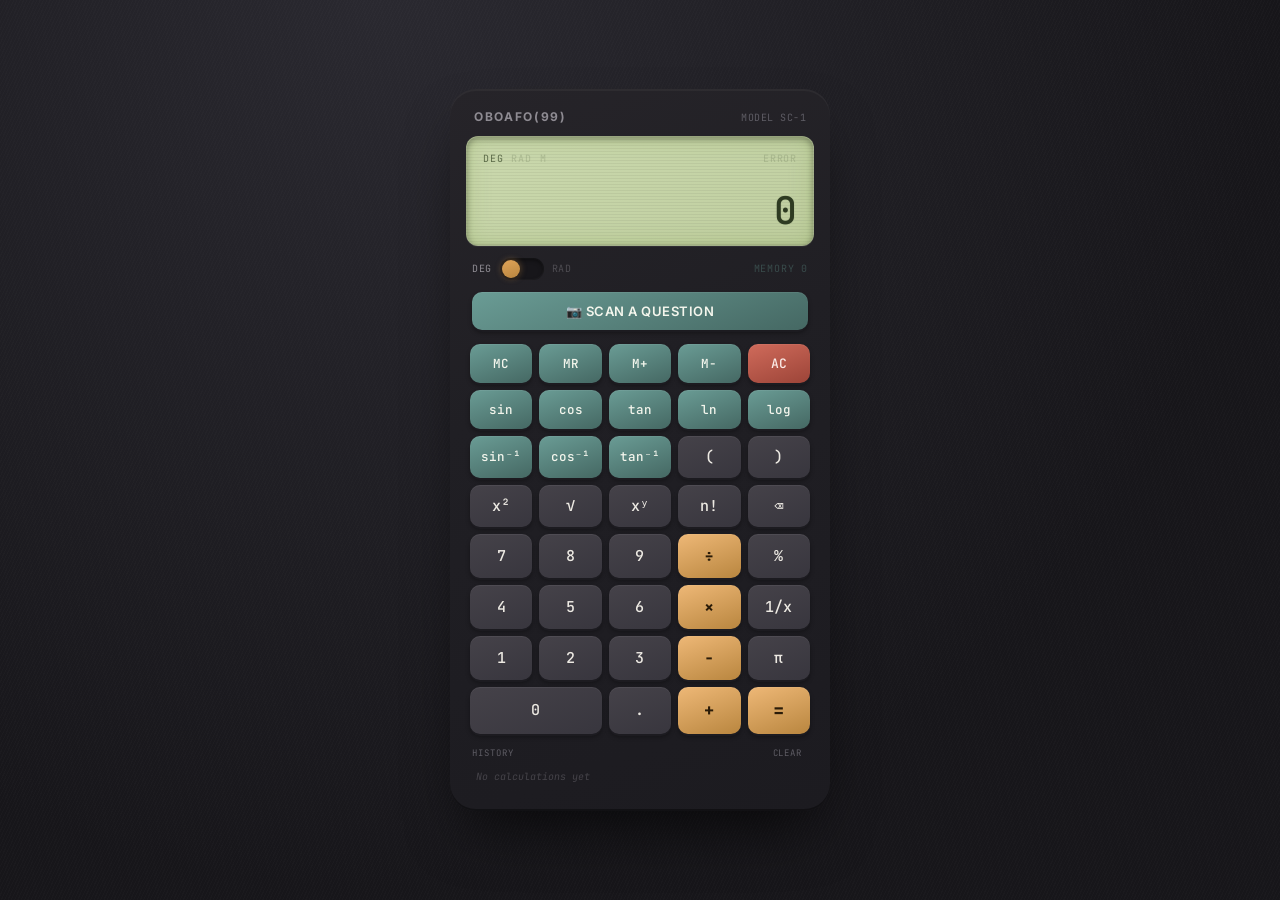
<file: index.html>
<!DOCTYPE html>
<html lang="en">
<head>
<meta charset="UTF-8">
<meta name="viewport" content="width=device-width, initial-scale=1.0, maximum-scale=1.0">
<title>OBOAFO(99)</title>
<link rel="manifest" href="manifest.json">
<meta name="theme-color" content="#05060A">
<link rel="preconnect" href="https://fonts.googleapis.com">
<link href="https://fonts.googleapis.com/css2?family=JetBrains+Mono:wght@400;500;700&family=Inter:wght@400;500;600;700&display=swap" rel="stylesheet">
<style>
  :root{
    --bg-case:#201F24;
    --bg-case-2:#17161A;
    --bg-panel:#2B2A31;
    --panel-edge:#403E47;
    --lcd-bg:#CBD9AE;
    --lcd-bg-2:#BFCE9F;
    --lcd-fg:#2E3B22;
    --lcd-fg-dim:#5C6B49;
    --lcd-glow:rgba(150,178,105,0.45);
    --accent-amber:#E0A458;
    --accent-amber-dim:#B9863F;
    --accent-teal:#5C8B84;
    --accent-teal-dim:#456863;
    --key-dark:#38363E;
    --key-dark-hi:#454249;
    --key-text:#EDEAE3;
    --danger:#C1584A;
    --danger-dim:#9C4438;
    --mono:'JetBrains Mono', monospace;
    --sans:'Inter', sans-serif;
  }
  *{box-sizing:border-box;}
  html,body{height:100%;}
  body{
    margin:0;
    min-height:100vh;
    display:flex;
    align-items:center;
    justify-content:center;
    background:
      repeating-linear-gradient(115deg, rgba(255,255,255,0.015) 0px, rgba(255,255,255,0.015) 1px, transparent 1px, transparent 3px),
      radial-gradient(circle at 30% 0%, #2a2930 0%, var(--bg-case-2) 70%);
    font-family:var(--sans);
    padding:24px;
  }
  .case{
    width:380px;
    max-width:100%;
    background:linear-gradient(160deg, #262429, var(--bg-case) 40%, #1c1b20);
    border-radius:26px;
    padding:18px 16px 22px;
    box-shadow:
      0 30px 60px -20px rgba(0,0,0,0.7),
      0 2px 0 rgba(255,255,255,0.04) inset,
      0 -2px 0 rgba(0,0,0,0.4) inset;
    position:relative;
  }
  .brand{
    display:flex;
    align-items:baseline;
    justify-content:space-between;
    padding:2px 8px 12px;
  }
  .brand-name{
    font-family:var(--sans);
    font-weight:700;
    letter-spacing:0.14em;
    font-size:12px;
    color:#8E8B92;
    text-transform:uppercase;
  }
  .brand-tag{
    font-family:var(--mono);
    font-size:10px;
    color:#5E5C64;
    letter-spacing:0.05em;
  }

  /* LCD panel */
  .lcd{
    background:
      repeating-linear-gradient(0deg, rgba(0,0,0,0.05) 0px, rgba(0,0,0,0.05) 1px, transparent 1px, transparent 3px),
      linear-gradient(155deg, var(--lcd-bg), var(--lcd-bg-2));
    border-radius:12px;
    padding:14px 16px 12px;
    box-shadow:
      inset 0 2px 6px rgba(0,0,0,0.35),
      inset 0 0 22px var(--lcd-glow),
      0 1px 0 rgba(255,255,255,0.06);
    position:relative;
    overflow:hidden;
    border:1px solid #16200e33;
  }
  .lcd-row{
    display:flex;
    justify-content:space-between;
    align-items:center;
    font-family:var(--mono);
    font-size:10px;
    color:var(--lcd-fg-dim);
    letter-spacing:0.08em;
    margin-bottom:4px;
    min-height:14px;
  }
  .lcd-tape{
    font-family:var(--mono);
    font-size:12px;
    color:var(--lcd-fg-dim);
    min-height:16px;
    overflow:hidden;
    white-space:nowrap;
    text-overflow:ellipsis;
    text-align:right;
    opacity:0.85;
  }
  .lcd-main{
    font-family:var(--mono);
    font-weight:500;
    font-size:38px;
    color:var(--lcd-fg);
    text-align:right;
    text-shadow:0 0 1px rgba(46,59,34,0.4);
    line-height:1.15;
    min-height:46px;
    overflow-x:auto;
    white-space:nowrap;
    letter-spacing:0.01em;
    padding-top:4px;
    scrollbar-width:none;
  }
  .lcd-main::-webkit-scrollbar{display:none;}
  .lcd-badges{
    display:flex;
    gap:8px;
  }
  .lcd-badge{
    opacity:0.25;
    transition:opacity 0.15s ease;
  }
  .lcd-badge.on{opacity:1;}

  /* Controls row: mode toggle + memory */
  .controls{
    display:flex;
    align-items:center;
    justify-content:space-between;
    padding:12px 6px 10px;
    gap:8px;
  }
  .switch-group{
    display:flex;
    align-items:center;
    gap:8px;
    font-family:var(--mono);
    font-size:10px;
    color:#8E8B92;
    letter-spacing:0.06em;
  }
  .switch{
    width:44px;
    height:22px;
    border-radius:11px;
    background:var(--bg-case-2);
    box-shadow:inset 0 2px 4px rgba(0,0,0,0.5), inset 0 0 0 1px rgba(255,255,255,0.03);
    position:relative;
    cursor:pointer;
    flex-shrink:0;
  }
  .switch-knob{
    position:absolute;
    top:2px; left:2px;
    width:18px; height:18px;
    border-radius:50%;
    background:linear-gradient(160deg, #E0A458, #B9863F);
    box-shadow:0 1px 3px rgba(0,0,0,0.5), 0 0 6px rgba(224,164,88,0.5);
    transition:transform 0.18s cubic-bezier(.4,1.6,.5,1);
  }
  .switch.rad .switch-knob{transform:translateX(22px);}
  .mem-indicator{
    font-family:var(--mono);
    font-size:10px;
    color:var(--accent-teal);
    letter-spacing:0.08em;
    opacity:0.4;
    transition:opacity 0.15s ease;
  }
  .mem-indicator.on{opacity:1;}

  /* Keypad */
  .keypad{
    display:grid;
    grid-template-columns:repeat(5, 1fr);
    gap:7px;
    padding:4px 4px 0;
  }
  button.key{
    border:none;
    border-radius:10px;
    font-family:var(--mono);
    font-weight:500;
    font-size:15px;
    color:var(--key-text);
    background:linear-gradient(160deg, var(--key-dark-hi), var(--key-dark));
    box-shadow:
      0 2px 0 #1c1b20,
      0 3px 4px rgba(0,0,0,0.35),
      inset 0 1px 0 rgba(255,255,255,0.06);
    padding:11px 0;
    cursor:pointer;
    transition:transform 0.06s ease, box-shadow 0.06s ease;
    -webkit-tap-highlight-color:transparent;
    user-select:none;
  }
  button.key:active, button.key.pressed{
    transform:translateY(2px);
    box-shadow:0 0 0 #1c1b20, inset 0 2px 4px rgba(0,0,0,0.4);
  }
  button.key.fn{
    background:linear-gradient(160deg, #6a9c95, var(--accent-teal-dim));
    color:#F4F6ED;
    font-size:12.5px;
  }
  button.key.fn:active{box-shadow:0 0 0 #1c1b20, inset 0 2px 4px rgba(0,0,0,0.35);}
  button.key.op{
    background:linear-gradient(160deg, #EEB877, var(--accent-amber-dim));
    color:#2A1B08;
    font-size:17px;
    font-weight:700;
  }
  button.key.op:active{box-shadow:0 0 0 #1c1b20, inset 0 2px 4px rgba(0,0,0,0.3);}
  button.key.danger{
    background:linear-gradient(160deg, #D06B5B, var(--danger-dim));
    color:#FBEAE6;
    font-size:13px;
  }
  button.key.wide{grid-column:span 2;}
  button.key.eq{
    background:linear-gradient(160deg, #EEB877, var(--accent-amber-dim));
    color:#2A1B08;
    font-size:19px;
    font-weight:700;
  }

  /* History */
  .history-wrap{
    margin-top:12px;
    padding:0 6px;
  }
  .history-head{
    display:flex;
    justify-content:space-between;
    align-items:center;
    font-family:var(--mono);
    font-size:9px;
    letter-spacing:0.12em;
    color:#5E5C64;
    text-transform:uppercase;
    margin-bottom:4px;
  }
  .history-clear{
    background:none;border:none;color:#5E5C64;font-family:var(--mono);font-size:9px;
    letter-spacing:0.1em;cursor:pointer;text-transform:uppercase;
  }
  .history-clear:hover{color:#8E8B92;}
  .history-list{
    max-height:96px;
    overflow-y:auto;
    display:flex;
    flex-direction:column-reverse;
    gap:2px;
  }
  .history-list::-webkit-scrollbar{width:4px;}
  .history-list::-webkit-scrollbar-thumb{background:#403E47;border-radius:2px;}
  .history-item{
    display:flex;
    justify-content:space-between;
    font-family:var(--mono);
    font-size:11px;
    color:#8E8B92;
    padding:3px 4px;
    border-radius:5px;
    cursor:pointer;
  }
  .history-item:hover{background:rgba(255,255,255,0.04); color:var(--key-text);}
  .history-item .res{color:var(--accent-amber);}
  .history-empty{
    font-family:var(--mono);
    font-size:10px;
    color:#454349;
    padding:6px 4px;
    font-style:italic;
  }

  @media (max-width:400px){
    .lcd-main{font-size:30px;}
  }

  /* Scan button */
  .scan-row{
    padding:2px 6px 10px;
  }
  button.scan-btn{
    width:100%;
    border:none;
    border-radius:10px;
    padding:11px 0;
    font-family:var(--sans);
    font-weight:600;
    font-size:13px;
    letter-spacing:0.04em;
    color:#F4F6ED;
    background:linear-gradient(160deg, #6a9c95, var(--accent-teal-dim));
    box-shadow:0 2px 0 #1c1b20, 0 3px 4px rgba(0,0,0,0.35), inset 0 1px 0 rgba(255,255,255,0.06);
    cursor:pointer;
    display:flex;
    align-items:center;
    justify-content:center;
    gap:8px;
  }
  button.scan-btn:active{transform:translateY(2px); box-shadow:0 0 0 #1c1b20, inset 0 2px 4px rgba(0,0,0,0.4);}

  /* Camera modal */
  .scan-modal{
    position:fixed;
    inset:0;
    background:rgba(10,9,12,0.92);
    display:none;
    align-items:center;
    justify-content:center;
    z-index:1000;
    padding:20px;
  }
  .scan-modal.open{display:flex;}
  .scan-panel{
    width:100%;
    max-width:360px;
    background:var(--bg-case);
    border-radius:18px;
    padding:16px;
    box-shadow:0 30px 60px -20px rgba(0,0,0,0.7);
  }
  .scan-head{
    display:flex;
    justify-content:space-between;
    align-items:center;
    margin-bottom:10px;
  }
  .scan-title{
    font-family:var(--sans);
    font-weight:700;
    font-size:13px;
    color:var(--key-text);
    letter-spacing:0.05em;
  }
  .scan-close{
    background:none;
    border:none;
    color:#8E8B92;
    font-size:20px;
    cursor:pointer;
    line-height:1;
    padding:4px 8px;
  }
  .scan-video-wrap{
    position:relative;
    border-radius:12px;
    overflow:hidden;
    background:#000;
    aspect-ratio:4/3;
  }
  #scan-video, #scan-canvas{
    width:100%;
    height:100%;
    object-fit:cover;
    display:block;
  }
  #scan-canvas{display:none;}
  .scan-hint{
    font-family:var(--mono);
    font-size:10px;
    color:#8E8B92;
    text-align:center;
    margin-top:8px;
    line-height:1.5;
  }
  .scan-actions{
    display:flex;
    gap:8px;
    margin-top:12px;
  }
  .scan-actions button{
    flex:1;
    border:none;
    border-radius:10px;
    padding:11px 0;
    font-family:var(--sans);
    font-weight:600;
    font-size:13px;
    cursor:pointer;
  }
  .scan-capture{
    background:linear-gradient(160deg, #EEB877, var(--accent-amber-dim));
    color:#2A1B08;
  }
  .scan-cancel{
    background:var(--key-dark);
    color:var(--key-text);
  }
  .scan-status{
    font-family:var(--mono);
    font-size:11px;
    color:var(--accent-teal);
    text-align:center;
    margin-top:10px;
    min-height:14px;
  }
  .scan-review textarea{
    width:100%;
    margin-top:10px;
    background:var(--lcd-bg);
    color:var(--lcd-fg);
    border:none;
    border-radius:8px;
    padding:10px;
    font-family:var(--mono);
    font-size:15px;
    resize:none;
    height:52px;
  }
  .scan-review-actions{
    display:flex;
    gap:8px;
    margin-top:10px;
  }
  .scan-solve{
    background:linear-gradient(160deg, #EEB877, var(--accent-amber-dim));
    color:#2A1B08;
  }
  .scan-retake{
    background:var(--key-dark);
    color:var(--key-text);
  }
</style>
</head>
<body>

<div class="case">
  <div class="brand">
    <span class="brand-name">OBOAFO(99)</span>
    <span class="brand-tag">MODEL SC-1</span>
  </div>

  <div class="lcd">
    <div class="lcd-row">
      <div class="lcd-badges">
        <span class="lcd-badge" id="badge-deg">DEG</span>
        <span class="lcd-badge" id="badge-rad">RAD</span>
        <span class="lcd-badge" id="badge-m">M</span>
      </div>
      <div class="lcd-badge" id="badge-err">ERROR</div>
    </div>
    <div class="lcd-tape" id="tape">&nbsp;</div>
    <div class="lcd-main" id="display">0</div>
  </div>

  <div class="controls">
    <div class="switch-group">
      <span id="deg-label">DEG</span>
      <div class="switch" id="angle-switch"><div class="switch-knob"></div></div>
      <span id="rad-label" style="opacity:0.4">RAD</span>
    </div>
    <div class="mem-indicator" id="mem-label">MEMORY 0</div>
  </div>

  <div class="scan-row">
    <button class="scan-btn" id="open-scan">📷 SCAN A QUESTION</button>
  </div>

  <div class="keypad" id="keypad">
    <button class="key fn" data-act="mc">MC</button>
    <button class="key fn" data-act="mr">MR</button>
    <button class="key fn" data-act="mplus">M+</button>
    <button class="key fn" data-act="mminus">M−</button>
    <button class="key danger" data-act="clear">AC</button>

    <button class="key fn" data-fn="sin(">sin</button>
    <button class="key fn" data-fn="cos(">cos</button>
    <button class="key fn" data-fn="tan(">tan</button>
    <button class="key fn" data-fn="ln(">ln</button>
    <button class="key fn" data-fn="log(">log</button>

    <button class="key fn" data-fn="asin(">sin⁻¹</button>
    <button class="key fn" data-fn="acos(">cos⁻¹</button>
    <button class="key fn" data-fn="atan(">tan⁻¹</button>
    <button class="key" data-ins="(">(</button>
    <button class="key" data-ins=")">)</button>

    <button class="key" data-ins="^2)" data-wrap="x²">x²</button>
    <button class="key" data-fn="sqrt(">√</button>
    <button class="key" data-ins="^">xʸ</button>
    <button class="key" data-act="fact">n!</button>
    <button class="key" data-act="backspace">⌫</button>

    <button class="key" data-ins="7">7</button>
    <button class="key" data-ins="8">8</button>
    <button class="key" data-ins="9">9</button>
    <button class="key op" data-ins="÷">÷</button>
    <button class="key" data-ins="%">%</button>

    <button class="key" data-ins="4">4</button>
    <button class="key" data-ins="5">5</button>
    <button class="key" data-ins="6">6</button>
    <button class="key op" data-ins="×">×</button>
    <button class="key" data-ins="1/(" data-close>1/x</button>

    <button class="key" data-ins="1">1</button>
    <button class="key" data-ins="2">2</button>
    <button class="key" data-ins="3">3</button>
    <button class="key op" data-ins="−">−</button>
    <button class="key" data-ins="π">π</button>

    <button class="key wide" data-ins="0">0</button>
    <button class="key" data-ins=".">.</button>
    <button class="key op" data-ins="+">+</button>
    <button class="key eq" data-act="equals">=</button>
  </div>

  <div class="history-wrap">
    <div class="history-head">
      <span>History</span>
      <button class="history-clear" id="clear-history">clear</button>
    </div>
    <div class="history-list" id="history-list">
      <div class="history-empty">No calculations yet</div>
    </div>
  </div>
</div>

<div class="scan-modal" id="scan-modal">
  <div class="scan-panel">
    <div class="scan-head">
      <span class="scan-title">SCAN A QUESTION</span>
      <button class="scan-close" id="scan-close">✕</button>
    </div>

    <div class="scan-video-wrap">
      <video id="scan-video" autoplay playsinline muted></video>
      <canvas id="scan-canvas"></canvas>
    </div>

    <div class="scan-hint" id="scan-hint">Fill the frame with one printed expression, hold steady, good lighting.</div>

    <div class="scan-actions" id="scan-capture-row">
      <button class="scan-cancel" id="scan-cancel">Cancel</button>
      <button class="scan-capture" id="scan-capture">Capture</button>
    </div>

    <div class="scan-status" id="scan-status"></div>

    <div class="scan-review" id="scan-review" style="display:none">
      <textarea id="scan-text" spellcheck="false"></textarea>
      <div class="scan-review-actions">
        <button class="scan-retake" id="scan-retake">Retake</button>
        <button class="scan-solve" id="scan-solve">Insert &amp; Solve</button>
      </div>
    </div>
  </div>
</div>

<script>
(function(){
  const display = document.getElementById('display');
  const tape = document.getElementById('tape');
  const keypad = document.getElementById('keypad');
  const historyList = document.getElementById('history-list');
  const badgeDeg = document.getElementById('badge-deg');
  const badgeRad = document.getElementById('badge-rad');
  const badgeM = document.getElementById('badge-m');
  const badgeErr = document.getElementById('badge-err');
  const angleSwitch = document.getElementById('angle-switch');
  const degLabel = document.getElementById('deg-label');
  const radLabel = document.getElementById('rad-label');
  const memLabel = document.getElementById('mem-label');

  let expr = '';
  let angleMode = 'deg'; // 'deg' | 'rad'
  let memory = 0;
  let justEvaluated = false;
  let history = [];

  const DISPLAY_MAP = { '÷':'÷', '×':'×', '−':'−' };

  function render(){
    display.textContent = expr === '' ? '0' : expr;
    display.scrollLeft = display.scrollWidth;
    badgeDeg.classList.toggle('on', angleMode === 'deg');
    badgeRad.classList.toggle('on', angleMode === 'rad');
    badgeM.classList.toggle('on', memory !== 0);
    memLabel.textContent = 'MEMORY ' + trimNum(memory);
    memLabel.classList.toggle('on', memory !== 0);
  }

  function setError(msg){
    badgeErr.style.opacity = 1;
    display.textContent = msg || 'Error';
    setTimeout(()=>{ badgeErr.style.opacity = 0.15; }, 900);
  }

  function trimNum(n){
    if (!isFinite(n)) return n > 0 ? 'Infinity' : '-Infinity';
    if (Number.isNaN(n)) return 'NaN';
    let s = Math.abs(n) > 1e15 || (Math.abs(n) < 1e-9 && n !== 0)
      ? n.toExponential(8)
      : parseFloat(n.toFixed(10)).toString();
    return s;
  }

  function insert(token){
    if (justEvaluated){
      // If starting fresh input after equals with a digit, reset. If operator, chain from result.
      if (/^[0-9.π]/.test(token) || token === '('){
        expr = '';
      }
      justEvaluated = false;
    }
    expr += token;
    render();
  }

  function backspace(){
    justEvaluated = false;
    expr = expr.slice(0, -1);
    render();
  }

  function clearAll(){
    expr = '';
    justEvaluated = false;
    tape.textContent = '\u00A0';
    render();
  }

  function factorialWrap(){
    // append ! to current expression, will be parsed as postfix
    justEvaluated = false;
    expr += '!';
    render();
  }

  // ---------- Tokenizer ----------
  function tokenize(str){
    const s = str.replace(/×/g,'*').replace(/÷/g,'/').replace(/−/g,'-').replace(/π/g,'pi');
    const tokens = [];
    let i = 0;
    while (i < s.length){
      const c = s[i];
      if (c === ' '){ i++; continue; }
      if (/[0-9.]/.test(c)){
        let num = c; i++;
        while (i < s.length && /[0-9.]/.test(s[i])){ num += s[i]; i++; }
        tokens.push({type:'num', value: parseFloat(num)});
        continue;
      }
      if (/[a-zA-Z]/.test(c)){
        let ident = c; i++;
        while (i < s.length && /[a-zA-Z]/.test(s[i])){ ident += s[i]; i++; }
        tokens.push({type:'ident', value: ident});
        continue;
      }
      if ('+-*/^!%(),'.includes(c)){
        tokens.push({type:'op', value: c});
        i++;
        continue;
      }
      throw new Error('Unexpected character: ' + c);
    }
    return tokens;
  }

  const FUNCS = new Set(['sin','cos','tan','asin','acos','atan','ln','log','sqrt']);
  const CONSTS = { pi: Math.PI, e: Math.E };

  function toRPN(tokens){
    const output = [];
    const stack = [];
    const prec = { 'u-':4, '^':4, '*':3, '/':3, '+':2, '-':2 };
    const rightAssoc = { '^':true, 'u-':true };

    let prevType = null; // track for unary minus detection

    for (let idx=0; idx<tokens.length; idx++){
      const t = tokens[idx];

      if (t.type === 'num'){
        output.push({type:'num', value:t.value});
        prevType = 'num';
        continue;
      }
      if (t.type === 'ident'){
        if (CONSTS.hasOwnProperty(t.value)){
          output.push({type:'num', value: CONSTS[t.value]});
          prevType = 'num';
        } else if (FUNCS.has(t.value)){
          stack.push({type:'func', value:t.value});
          prevType = 'func';
        } else {
          throw new Error('Unknown identifier: ' + t.value);
        }
        continue;
      }
      if (t.type === 'op'){
        const v = t.value;
        if (v === '('){
          stack.push({type:'paren', value:'('});
          prevType = '(';
          continue;
        }
        if (v === ')'){
          while (stack.length && stack[stack.length-1].value !== '('){
            output.push(stack.pop());
          }
          if (!stack.length) throw new Error('Mismatched parentheses');
          stack.pop(); // remove '('
          if (stack.length && stack[stack.length-1].type === 'func'){
            output.push(stack.pop());
          }
          prevType = 'num';
          continue;
        }
        if (v === '!' || v === '%'){
          // postfix — pop equal/higher precedence first (there won't usually be any), then emit directly
          output.push({type:'postfix', value:v});
          prevType = 'num';
          continue;
        }
        // determine unary minus
        let opName = v;
        if (v === '-' && (prevType === null || prevType === 'op' || prevType === '(' )){
          opName = 'u-';
        }
        if (v === '+' && (prevType === null || prevType === 'op' || prevType === '(')){
          // unary plus: no-op, skip token
          prevType = 'op';
          continue;
        }
        while (stack.length){
          const top = stack[stack.length-1];
          if (top.type === 'func'){ output.push(stack.pop()); continue; }
          if (top.type === 'op' && (
                (prec[top.value] > prec[opName]) ||
                (prec[top.value] === prec[opName] && !rightAssoc[opName])
              )){
            output.push(stack.pop());
            continue;
          }
          break;
        }
        stack.push({type:'op', value:opName});
        prevType = 'op';
        continue;
      }
    }
    while (stack.length){
      const top = stack.pop();
      if (top.value === '(' ) throw new Error('Mismatched parentheses');
      output.push(top);
    }
    return output;
  }

  function toRad(x){ return angleMode === 'deg' ? x * Math.PI/180 : x; }
  function fromRad(x){ return angleMode === 'deg' ? x * 180/Math.PI : x; }

  function factorial(n){
    if (n < 0 || !Number.isInteger(n)) throw new Error('Invalid factorial');
    if (n > 170) return Infinity;
    let r = 1;
    for (let k=2;k<=n;k++) r *= k;
    return r;
  }

  function evalRPN(rpn){
    const st = [];
    for (const t of rpn){
      if (t.type === 'num'){ st.push(t.value); continue; }
      if (t.type === 'postfix'){
        const a = st.pop();
        if (t.value === '!') st.push(factorial(a));
        else if (t.value === '%') st.push(a/100);
        continue;
      }
      if (t.type === 'func'){
        const a = st.pop();
        let r;
        switch(t.value){
          case 'sin': r = Math.sin(toRad(a)); break;
          case 'cos': r = Math.cos(toRad(a)); break;
          case 'tan': r = Math.tan(toRad(a)); break;
          case 'asin': r = fromRad(Math.asin(a)); break;
          case 'acos': r = fromRad(Math.acos(a)); break;
          case 'atan': r = fromRad(Math.atan(a)); break;
          case 'ln': r = Math.log(a); break;
          case 'log': r = Math.log10(a); break;
          case 'sqrt': r = Math.sqrt(a); break;
          default: throw new Error('Unknown fn');
        }
        st.push(r);
        continue;
      }
      if (t.type === 'op'){
        if (t.value === 'u-'){
          const a = st.pop();
          st.push(-a);
          continue;
        }
        const b = st.pop(), a = st.pop();
        let r;
        switch(t.value){
          case '+': r = a+b; break;
          case '-': r = a-b; break;
          case '*': r = a*b; break;
          case '/': r = a/b; break;
          case '^': r = Math.pow(a,b); break;
          default: throw new Error('Unknown op');
        }
        st.push(r);
        continue;
      }
    }
    if (st.length !== 1) throw new Error('Malformed expression');
    return st[0];
  }

  function evaluate(){
    if (!expr.trim()) return;
    try {
      const tokens = tokenize(expr);
      const rpn = toRPN(tokens);
      const result = evalRPN(rpn);
      const resStr = trimNum(result);
      tape.textContent = expr + ' =';
      pushHistory(expr, resStr);
      expr = resStr;
      justEvaluated = true;
      render();
    } catch(e){
      setError('Error');
    }
  }

  function pushHistory(e, r){
    history.push({expr:e, result:r});
    if (history.length > 30) history.shift();
    renderHistory();
  }

  function renderHistory(){
    if (!history.length){
      historyList.innerHTML = '<div class="history-empty">No calculations yet</div>';
      return;
    }
    historyList.innerHTML = history.slice(-12).map(h =>
      `<div class="history-item" data-load="${h.result}">
         <span>${escapeHtml(h.expr)}</span>
         <span class="res">${escapeHtml(h.result)}</span>
       </div>`
    ).join('');
  }

  function escapeHtml(s){
    return String(s).replace(/[&<>"']/g, c => ({'&':'&amp;','<':'&lt;','>':'&gt;','"':'&quot;',"'":'&#39;'}[c]));
  }

  historyList.addEventListener('click', (e)=>{
    const item = e.target.closest('.history-item');
    if (!item) return;
    expr = item.dataset.load;
    justEvaluated = true;
    render();
  });

  document.getElementById('clear-history').addEventListener('click', ()=>{
    history = [];
    renderHistory();
  });

  // ---------- Memory ----------
  function currentValueOrEval(){
    try {
      const tokens = tokenize(expr || '0');
      const rpn = toRPN(tokens);
      return evalRPN(rpn);
    } catch(e){ return null; }
  }

  function mplus(){
    const v = currentValueOrEval();
    if (v !== null){ memory += v; render(); }
  }
  function mminus(){
    const v = currentValueOrEval();
    if (v !== null){ memory -= v; render(); }
  }
  function mr(){
    insert(trimNum(memory));
  }
  function mc(){
    memory = 0;
    render();
  }

  // ---------- Angle switch ----------
  angleSwitch.addEventListener('click', ()=>{
    angleMode = angleMode === 'deg' ? 'rad' : 'deg';
    angleSwitch.classList.toggle('rad', angleMode === 'rad');
    degLabel.style.opacity = angleMode === 'deg' ? 1 : 0.4;
    radLabel.style.opacity = angleMode === 'rad' ? 1 : 0.4;
    render();
  });

  // ---------- Button wiring ----------
  keypad.addEventListener('click', (e)=>{
    const btn = e.target.closest('button.key');
    if (!btn) return;
    const act = btn.dataset.act;
    const ins = btn.dataset.ins;
    const fn = btn.dataset.fn;

    if (fn){ insert(fn); return; }
    if (ins !== undefined){ insert(ins); return; }
    switch(act){
      case 'clear': clearAll(); break;
      case 'backspace': backspace(); break;
      case 'equals': evaluate(); break;
      case 'fact': factorialWrap(); break;
      case 'mplus': mplus(); break;
      case 'mminus': mminus(); break;
      case 'mr': mr(); break;
      case 'mc': mc(); break;
    }
  });

  // ---------- Keyboard support ----------
  window.addEventListener('keydown', (e)=>{
    const k = e.key;
    if (/[0-9.]/.test(k)){ insert(k); return; }
    if (k === '+'){ insert('+'); return; }
    if (k === '-'){ insert('−'); return; }
    if (k === '*'){ insert('×'); return; }
    if (k === '/'){ e.preventDefault(); insert('÷'); return; }
    if (k === '^'){ insert('^'); return; }
    if (k === '('){ insert('('); return; }
    if (k === ')'){ insert(')'); return; }
    if (k === '%'){ insert('%'); return; }
    if (k === '!'){ factorialWrap(); return; }
    if (k === 'Enter' || k === '='){ e.preventDefault(); evaluate(); return; }
    if (k === 'Backspace'){ backspace(); return; }
    if (k === 'Escape'){ clearAll(); return; }
  });

  render();
  renderHistory();

  // ---------- Scan a question (camera + OCR) ----------
  const scanModal = document.getElementById('scan-modal');
  const openScanBtn = document.getElementById('open-scan');
  const scanCloseBtn = document.getElementById('scan-close');
  const scanCancelBtn = document.getElementById('scan-cancel');
  const scanCaptureBtn = document.getElementById('scan-capture');
  const scanCaptureRow = document.getElementById('scan-capture-row');
  const scanStatus = document.getElementById('scan-status');
  const scanHint = document.getElementById('scan-hint');
  const scanVideo = document.getElementById('scan-video');
  const scanCanvas = document.getElementById('scan-canvas');
  const scanReview = document.getElementById('scan-review');
  const scanText = document.getElementById('scan-text');
  const scanRetakeBtn = document.getElementById('scan-retake');
  const scanSolveBtn = document.getElementById('scan-solve');

  let scanStream = null;
  let tesseractWorker = null;
  let tesseractLoading = null;

  function loadTesseractScript(){
    if (window.Tesseract) return Promise.resolve();
    if (tesseractLoading) return tesseractLoading;
    tesseractLoading = new Promise((resolve, reject) => {
      const s = document.createElement('script');
      s.src = 'https://cdn.jsdelivr.net/npm/tesseract.js@5/dist/tesseract.min.js';
      s.onload = resolve;
      s.onerror = () => reject(new Error('Could not load OCR engine — check your connection.'));
      document.head.appendChild(s);
    });
    return tesseractLoading;
  }

  async function getTesseractWorker(){
    if (tesseractWorker) return tesseractWorker;
    await loadTesseractScript();
    tesseractWorker = await Tesseract.createWorker('eng');
    return tesseractWorker;
  }

  function resetScanUI(){
    scanCaptureRow.style.display = 'flex';
    scanReview.style.display = 'none';
    scanStatus.textContent = '';
    scanHint.style.display = 'block';
    scanVideo.style.display = 'block';
    scanCanvas.style.display = 'none';
  }

  async function openScan(){
    resetScanUI();
    scanModal.classList.add('open');
    try {
      scanStream = await navigator.mediaDevices.getUserMedia({
        video: { facingMode: 'environment' }
      });
      scanVideo.srcObject = scanStream;
    } catch (err) {
      scanStatus.textContent = 'Camera access denied or unavailable. Check site permissions.';
    }
  }

  function stopScan(){
    if (scanStream){
      scanStream.getTracks().forEach(t => t.stop());
      scanStream = null;
    }
    scanModal.classList.remove('open');
  }

  function cleanOcrText(raw){
    let t = raw.replace(/\r?\n/g, ' ').trim();
    // common OCR confusions in math contexts
    t = t.replace(/[oO](?=[\d.]|$)/g, m => '0');
    t = t.replace(/(?<=[\d.])[oO]/g, '0');
    t = t.replace(/[lI](?=[\d.]|$)/g, '1');
    t = t.replace(/(?<=[\d.])[lI]/g, '1');
    t = t.replace(/\s*x\s*/gi, ' × ');
    t = t.replace(/[÷/]/g, ' ÷ ');
    t = t.replace(/\*/g, ' × ');
    t = t.replace(/–|—/g, '-');
    t = t.replace(/\s*-\s*/g, ' - ');
    t = t.replace(/\s*\+\s*/g, ' + ');
    // strip characters that aren't plausible in a math expression
    t = t.replace(/[^0-9+\-×÷.() ^!%πe]/gi, '');
    t = t.replace(/\s+/g, ' ').trim();
    t = t.replace(/\s*([+\-×÷^()])\s*/g, '$1');
    return t;
  }

  async function runOcr(){
    scanCaptureRow.style.display = 'none';
    scanHint.style.display = 'none';
    scanStatus.textContent = 'Reading the image…';

    const vw = scanVideo.videoWidth, vh = scanVideo.videoHeight;
    scanCanvas.width = vw;
    scanCanvas.height = vh;
    const ctx = scanCanvas.getContext('2d');
    ctx.drawImage(scanVideo, 0, 0, vw, vh);

    scanVideo.style.display = 'none';
    scanCanvas.style.display = 'block';

    if (scanStream){
      scanStream.getTracks().forEach(t => t.stop());
      scanStream = null;
    }

    try {
      const worker = await getTesseractWorker();
      scanStatus.textContent = 'Recognizing text…';
      const { data: { text } } = await worker.recognize(scanCanvas);
      const cleaned = cleanOcrText(text);
      scanStatus.textContent = cleaned
        ? 'Got it — check the expression below before solving.'
        : 'Could not make out a clear expression — try editing it, or retake.';
      scanText.value = cleaned;
      scanReview.style.display = 'block';
    } catch (err){
      scanStatus.textContent = err.message || 'OCR failed — try again with better lighting.';
      scanReview.style.display = 'block';
      scanText.value = '';
    }
  }

  openScanBtn.addEventListener('click', openScan);
  scanCloseBtn.addEventListener('click', stopScan);
  scanCancelBtn.addEventListener('click', stopScan);
  scanCaptureBtn.addEventListener('click', runOcr);

  scanRetakeBtn.addEventListener('click', async () => {
    resetScanUI();
    try {
      scanStream = await navigator.mediaDevices.getUserMedia({ video: { facingMode: 'environment' } });
      scanVideo.srcObject = scanStream;
    } catch (err) {
      scanStatus.textContent = 'Camera access denied or unavailable.';
    }
  });

  scanSolveBtn.addEventListener('click', () => {
    const val = scanText.value.trim();
    if (!val) return;
    expr = val;
    justEvaluated = false;
    render();
    stopScan();
    evaluate();
  });
})();

if ('serviceWorker' in navigator){
  window.addEventListener('load', ()=>{
    navigator.serviceWorker.register('service-worker.js').catch(()=>{ /* not fatal */ });
  });
}
</script>
</body>
</html>
</file>
